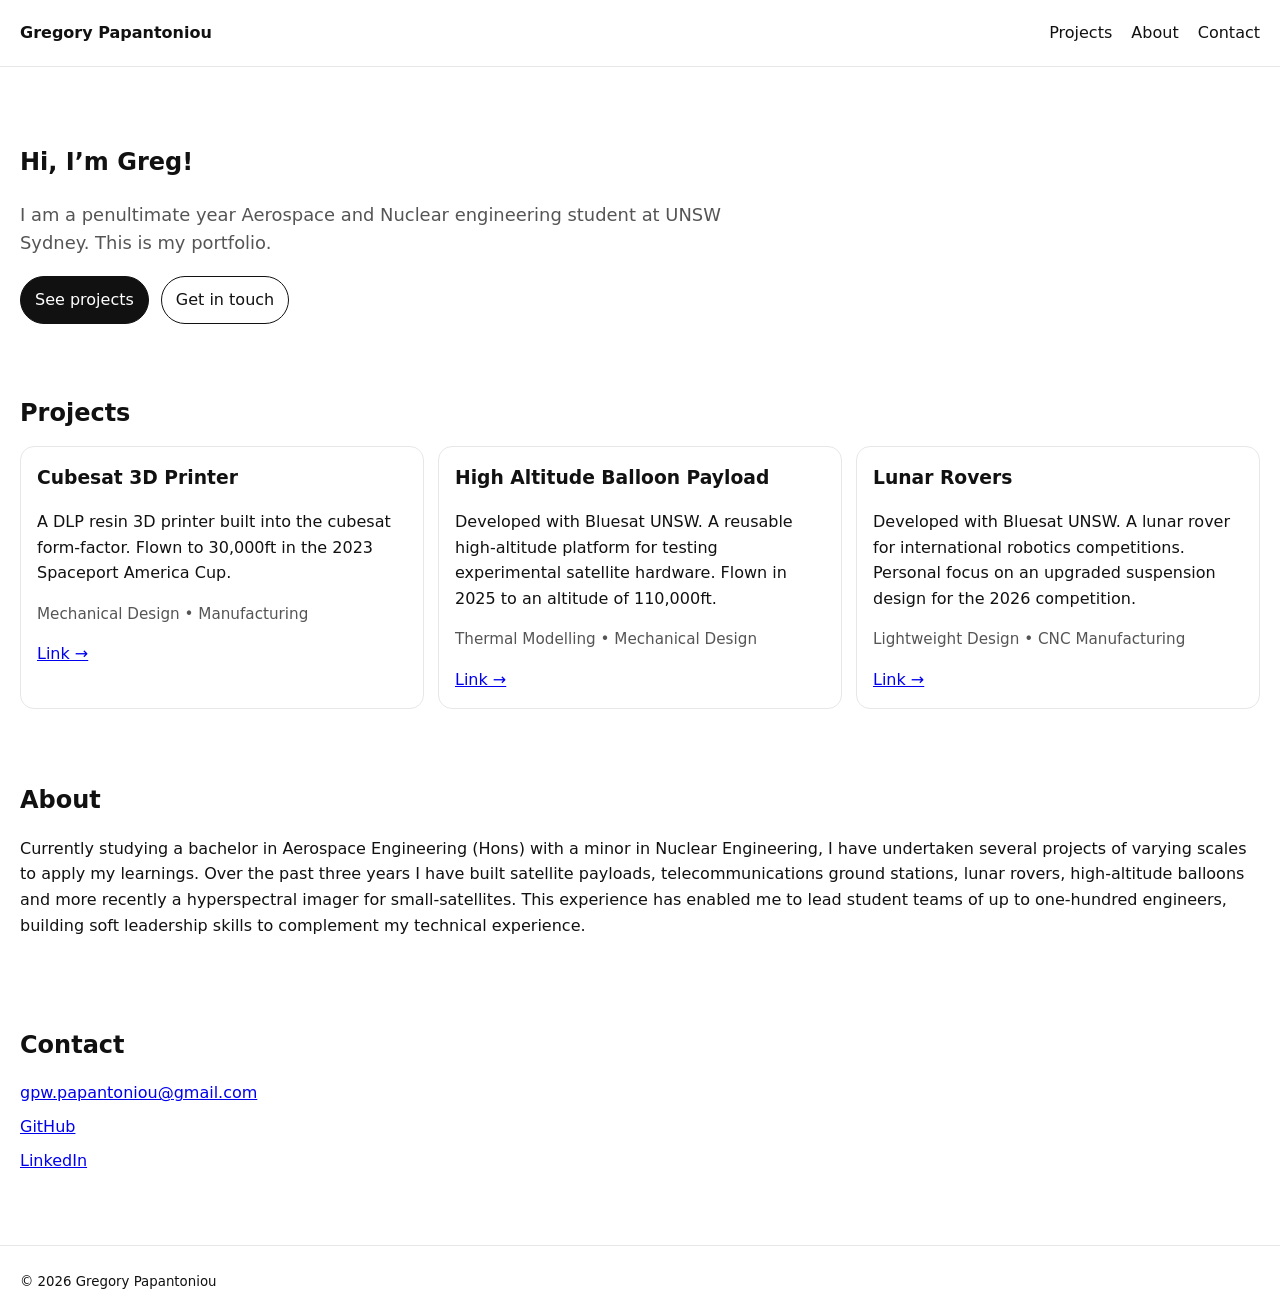
<file: index.html>
<!doctype html>
<html lang="en">
<head>
  <meta charset="utf-8" />
  <meta name="viewport" content="width=device-width, initial-scale=1" />
  <title>Gregory Papantoniou</title>
  <meta name="description" content="Personal website and portfolio." />
  <link rel="stylesheet" href="style.css" />

  <!-- Open Graph (link preview) -->
  <meta property="og:title" content="Gregory Papantoniou" />
  <meta property="og:description" content="Aerospace & Nuclear Engineering student at UNSW Sydney. Portfolio and projects." />
  <meta property="og:image" content="https://gregorypap314.github.io/preview.png" />
  <meta property="og:url" content="https://gregorypap314.github.io/" />
  <meta property="og:type" content="website" />

  <meta name="twitter:card" content="summary_large_image">
  <meta name="twitter:title" content="Gregory Papantoniou">
  <meta name="twitter:description" content="Aerospace & Nuclear Engineering student at UNSW Sydney. Portfolio and projects.">
  <meta name="twitter:image" content="https://gregorypap314.github.io/preview.png">

  <link rel="icon" type="image/png" href="/favicon.png">


</head>
<body>
  <header class="header">
    <div class="container">
      <a class="brand" href="/">Gregory Papantoniou</a>
      <nav class="nav">
        <a href="#projects">Projects</a>
        <a href="#about">About</a>
        <a href="/contact">Contact</a>
      </nav>
    </div>
  </header>

  <main class="container">
    <section class="hero">
      <h1>Hi, I’m Greg!</h1>
      <p class="lead">I am a penultimate year Aerospace and Nuclear engineering student at UNSW Sydney. This is my portfolio.</p>
      <div class="cta">
        <a class="button" href="#projects">See projects</a>
        <a class="button ghost" href="/contact">Get in touch</a>
      </div>
    </section>

    <section id="projects" class="section">
      <h2>Projects</h2>
      <div class="grid">
        <article class="card">
          <h3>Cubesat 3D Printer</h3>
          <p>A DLP resin 3D printer built into the cubesat form-factor. 
            Flown to 30,000ft in the 2023 Spaceport America Cup.</p>
          <p class="meta">Mechanical Design • Manufacturing</p>
          <a href="#" aria-label="Project One link">Link →</a>
        </article>
        <article class="card">
          <h3>High Altitude Balloon Payload</h3>
          <p>Developed with Bluesat UNSW. A reusable high-altitude platform for testing experimental satellite hardware. 
            Flown in 2025 to an altitude of 110,000ft.</p>
          <p class="meta">Thermal Modelling • Mechanical Design</p>
          <a href="#" aria-label="Project Two link">Link →</a>
        </article>
        <article class="card">
          <h3>Lunar Rovers</h3>
          <p>Developed with Bluesat UNSW. A lunar rover for international robotics competitions. Personal focus on 
            an upgraded suspension design for the 2026 competition.
          </p>
          <p class="meta">Lightweight Design • CNC Manufacturing</p>
          <a href="#" aria-label="Project Three link">Link →</a>
        </article>
      </div>
    </section>

    <section id="about" class="section">
      <h2>About</h2>
      <p>
        Currently studying a bachelor in Aerospace Engineering (Hons) with a minor in Nuclear Engineering, I have undertaken several projects of varying
        scales to apply my learnings. Over the past three years I have built satellite payloads, telecommunications ground stations, lunar rovers, high-altitude
        balloons and more recently a hyperspectral imager for small-satellites. This experience has enabled me to lead student teams of up to one-hundred 
        engineers, building soft leadership skills to complement my technical experience.
      </p>
    </section>

    <section id="contact" class="section">
      <h2>Contact</h2>
      <ul class="contact">
        <li><a href="mailto:gpw.papantoniou@gmail.com">gpw.papantoniou@gmail.com</a></li>
        <li><a href="https://github.com/gregorypap314">GitHub</a></li>
        <li><a href="https://www.linkedin.com/in/greg-papantoniou">LinkedIn</a></li>
      </ul>
    </section>
  </main>

  <footer class="footer">
    <div class="container">
      <small>© <span id="year"></span> Gregory Papantoniou</small>
    </div>
  </footer>

  <script>
    document.getElementById("year").textContent = new Date().getFullYear();
  </script>
</body>
</html>
</file>
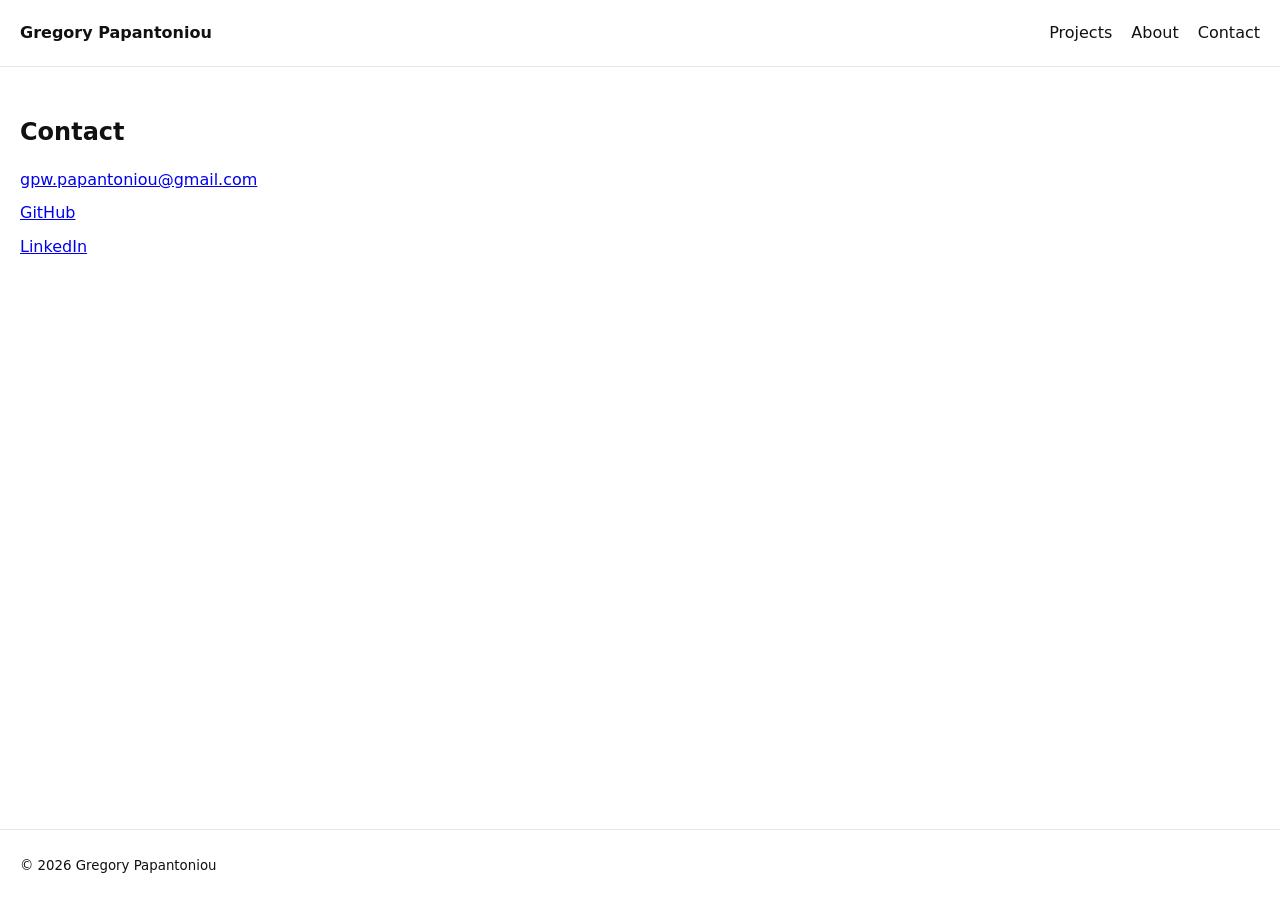
<file: contact/index.html>
<!doctype html>
<html lang="en">
<head>
  <meta charset="utf-8" />
  <meta name="viewport" content="width=device-width, initial-scale=1" />
  <title>Gregory Papantoniou</title>
  <meta name="description" content="Personal website and portfolio." />
  <link rel="stylesheet" href="style.css" />

  <!-- Open Graph (link preview) -->
  <meta property="og:title" content="Gregory Papantoniou" />
  <meta property="og:description" content="Aerospace & Nuclear Engineering student at UNSW Sydney. Portfolio and projects." />
  <meta property="og:image" content="https://gregorypap314.github.io/preview.png" />
  <meta property="og:url" content="https://gregorypap314.github.io/" />
  <meta property="og:type" content="website" />

  <meta name="twitter:card" content="summary_large_image">
  <meta name="twitter:title" content="Gregory Papantoniou">
  <meta name="twitter:description" content="Aerospace & Nuclear Engineering student at UNSW Sydney. Portfolio and projects.">
  <meta name="twitter:image" content="https://gregorypap314.github.io/preview.png">

  <link rel="icon" type="image/png" href="/favicon.png">


</head>
<body>
  <header class="header">
    <div class="container">
      <a class="brand" href="/">Gregory Papantoniou</a>
      <nav class="nav">
        <a href="#projects">Projects</a>
        <a href="#about">About</a>
        <a href="contact.html">Contact</a>
      </nav>
    </div>
  </header>

  <main class="container">
    <section id="contact" class="section">
      <h2>Contact</h2>
      <ul class="contact">
        <li><a href="mailto:gpw.papantoniou@gmail.com">gpw.papantoniou@gmail.com</a></li>
        <li><a href="https://github.com/gregorypap314">GitHub</a></li>
        <li><a href="https://www.linkedin.com/in/greg-papantoniou">LinkedIn</a></li>
      </ul>
    </section>
  </main>

  <footer class="footer">
    <div class="container">
      <small>© <span id="year"></span> Gregory Papantoniou</small>
    </div>
  </footer>

  <script>
    document.getElementById("year").textContent = new Date().getFullYear();
  </script>
</body>
</html>
</file>
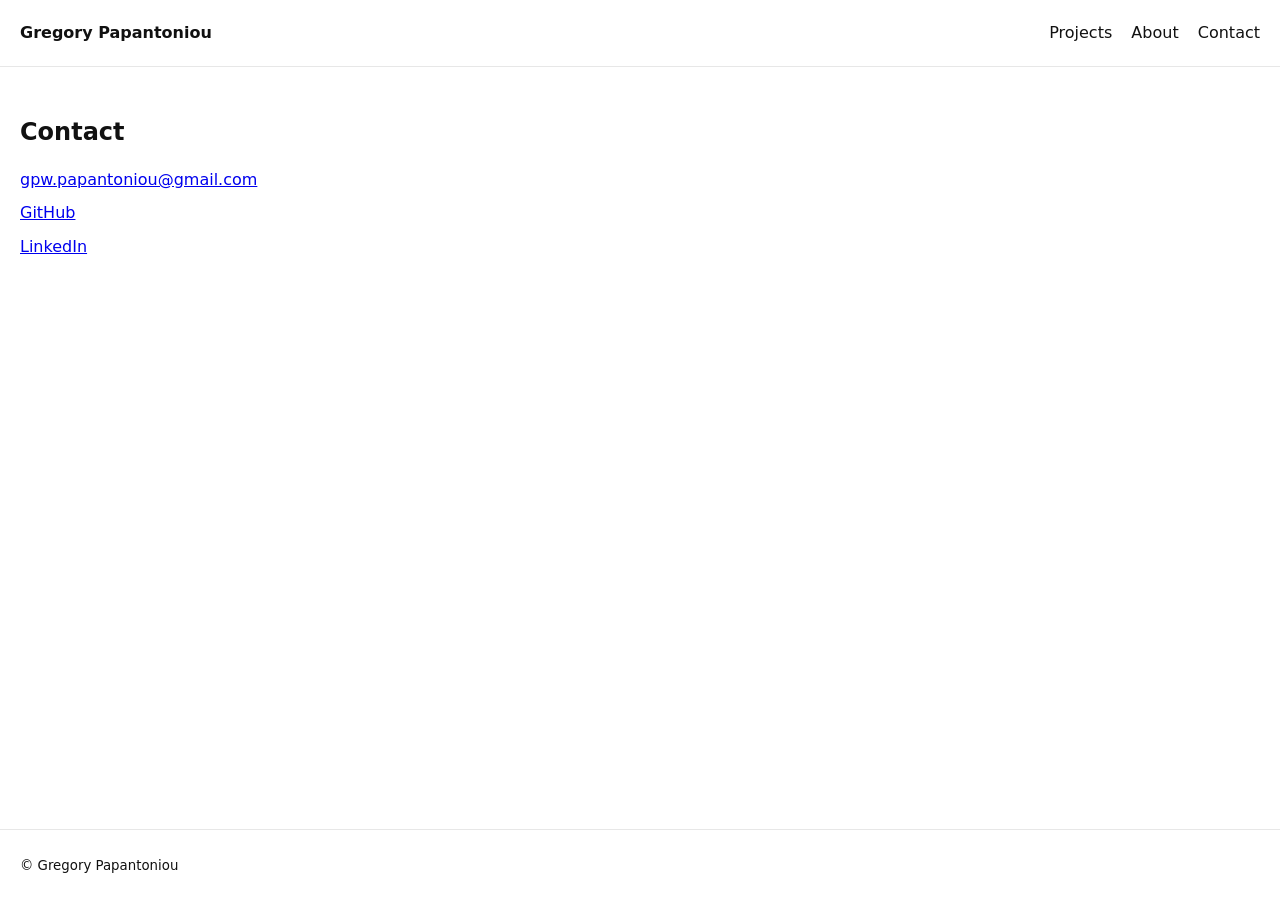
<file: contact.html>
<!doctype html>
<html lang="en">
<head>
  <meta charset="utf-8" />
  <meta name="viewport" content="width=device-width, initial-scale=1" />
  <title>Gregory Papantoniou</title>
  <meta name="description" content="Personal website and portfolio." />
  <link rel="stylesheet" href="style.css" />

  <!-- Open Graph (link preview) -->
  <meta property="og:title" content="Gregory Papantoniou" />
  <meta property="og:description" content="Aerospace & Nuclear Engineering student at UNSW Sydney. Portfolio and projects." />
  <meta property="og:image" content="https://gregorypap314.github.io/preview.png" />
  <meta property="og:url" content="https://gregorypap314.github.io/" />
  <meta property="og:type" content="website" />

  <meta name="twitter:card" content="summary_large_image">
  <meta name="twitter:title" content="Gregory Papantoniou">
  <meta name="twitter:description" content="Aerospace & Nuclear Engineering student at UNSW Sydney. Portfolio and projects.">
  <meta name="twitter:image" content="https://gregorypap314.github.io/preview.png">

  <link rel="icon" type="image/png" href="/favicon.png">


</head>
<body>
  <header class="header">
    <div class="container">
      <a class="brand" href="/">Gregory Papantoniou</a>
      <nav class="nav">
        <a href="#projects">Projects</a>
        <a href="#about">About</a>
        <a href="contact.html">Contact</a>
      </nav>
    </div>
  </header>

  <main class="container">
    <section id="contact" class="section">
      <h2>Contact</h2>
      <ul class="contact">
        <li><a href="mailto:gpw.papantoniou@gmail.com">gpw.papantoniou@gmail.com</a></li>
        <li><a href="https://github.com/gregorypap314">GitHub</a></li>
        <li><a href="https://www.linkedin.com/in/greg-papantoniou">LinkedIn</a></li>
      </ul>
    </section>
  </main>

  <footer class="footer">
    <div class="container">
      <small>© <span id="year"></span> Gregory Papantoniou</small>
    </div>
  </footer>
</body>
</html>
</file>
<file: style.css>
:root {
  --bg: #ffffff;
  --text: #111;
  --muted: #555;
  --border: #e7e7e7;
  --max: 2000px;
  --pad: 20px;
  --radius: 14px;

}

* { box-sizing: border-box; }

main {
  flex: 1;
}

body {
  min-height: 100vh;
  display: flex;
  flex-direction: column;
  margin: 0;
  background: var(--bg);
  color: var(--text);
  font-family: system-ui, -apple-system, Segoe UI, Roboto, Arial, sans-serif;
  line-height: 1.6;
}

.container {
  width: 100%;
  max-width: var(--max);
  margin: 0 auto;
  padding-left: var(--pad);
  padding-right: var(--pad);
}

@media (max-width: 600px) {
  :root {
    --pad: 24px;
  }
}

.header {
  border-bottom: 1px solid var(--border);
}

.header .container {
  display: flex;
  align-items: center;
  justify-content: space-between;
  padding-top: var(--pad);
  padding-bottom: var(--pad);
}

.brand {
  font-weight: 700;
  text-decoration: none;
  color: inherit;
}

.nav a {
  margin-left: 14px;
  text-decoration: none;
  color: inherit;
}

.hero { padding: 56px 0 24px; }
.lead { max-width: 65ch; font-size: 1.12rem; color: var(--muted); }

.cta { margin-top: 18px; display: flex; gap: 12px; flex-wrap: wrap; }

.button {
  display: inline-block;
  padding: 10px 14px;
  border-radius: 999px;
  border: 1px solid var(--text);
  text-decoration: none;
  color: var(--bg);
  background: var(--text);
}

.button.ghost {
  background: transparent;
  color: var(--text);
}

.section { padding: 26px 0; }
.section h2 { margin-bottom: 14px; }

.grid {
  display: grid;
  gap: 14px;
  grid-template-columns: repeat(auto-fit, minmax(240px, 1fr));
}

.card {
  border: 1px solid var(--border);
  border-radius: var(--radius);
  padding: 16px;
}

.card h3 { margin-top: 0; margin-bottom: 6px; }
.meta { color: var(--muted); font-size: 0.95rem; }

.contact {
  list-style: none;
  padding-left: 0;
  color: #2563eb;
  text-decoration: none;
  transition: opacity 0.15s ease;
}

.contact a:hover {
  opacity: 0.7;
}

.contact li {
  margin: 8px 0;
}
.footer {
  border-top: 1px solid var(--border);
  margin-top: 30px;
}

.footer .container {
  padding-top: 22px;
  padding-bottom: 22px;
}
</file>
<file: contact/style.css>
:root {
  --bg: #ffffff;
  --text: #111;
  --muted: #555;
  --border: #e7e7e7;
  --max: 2000px;
  --pad: 20px;
  --radius: 14px;

}

* { box-sizing: border-box; }

main {
  flex: 1;
}

body {
  min-height: 100vh;
  display: flex;
  flex-direction: column;
  margin: 0;
  background: var(--bg);
  color: var(--text);
  font-family: system-ui, -apple-system, Segoe UI, Roboto, Arial, sans-serif;
  line-height: 1.6;
}

.container {
  width: 100%;
  max-width: var(--max);
  margin: 0 auto;
  padding-left: var(--pad);
  padding-right: var(--pad);
}

@media (max-width: 600px) {
  :root {
    --pad: 24px;
  }
}

.header {
  border-bottom: 1px solid var(--border);
}

.header .container {
  display: flex;
  align-items: center;
  justify-content: space-between;
  padding-top: var(--pad);
  padding-bottom: var(--pad);
}

.brand {
  font-weight: 700;
  text-decoration: none;
  color: inherit;
}

.nav a {
  margin-left: 14px;
  text-decoration: none;
  color: inherit;
}

.hero { padding: 56px 0 24px; }
.lead { max-width: 65ch; font-size: 1.12rem; color: var(--muted); }

.cta { margin-top: 18px; display: flex; gap: 12px; flex-wrap: wrap; }

.button {
  display: inline-block;
  padding: 10px 14px;
  border-radius: 999px;
  border: 1px solid var(--text);
  text-decoration: none;
  color: var(--bg);
  background: var(--text);
}

.button.ghost {
  background: transparent;
  color: var(--text);
}

.section { padding: 26px 0; }
.section h2 { margin-bottom: 14px; }

.grid {
  display: grid;
  gap: 14px;
  grid-template-columns: repeat(auto-fit, minmax(240px, 1fr));
}

.card {
  border: 1px solid var(--border);
  border-radius: var(--radius);
  padding: 16px;
}

.card h3 { margin-top: 0; margin-bottom: 6px; }
.meta { color: var(--muted); font-size: 0.95rem; }

.contact {
  list-style: none;
  padding-left: 0;
  color: #2563eb;
  text-decoration: none;
  transition: opacity 0.15s ease;
}

.contact a:hover {
  opacity: 0.7;
}

.contact li {
  margin: 8px 0;
}
.footer {
  border-top: 1px solid var(--border);
  margin-top: 30px;
}

.footer .container {
  padding-top: 22px;
  padding-bottom: 22px;
}
</file>
